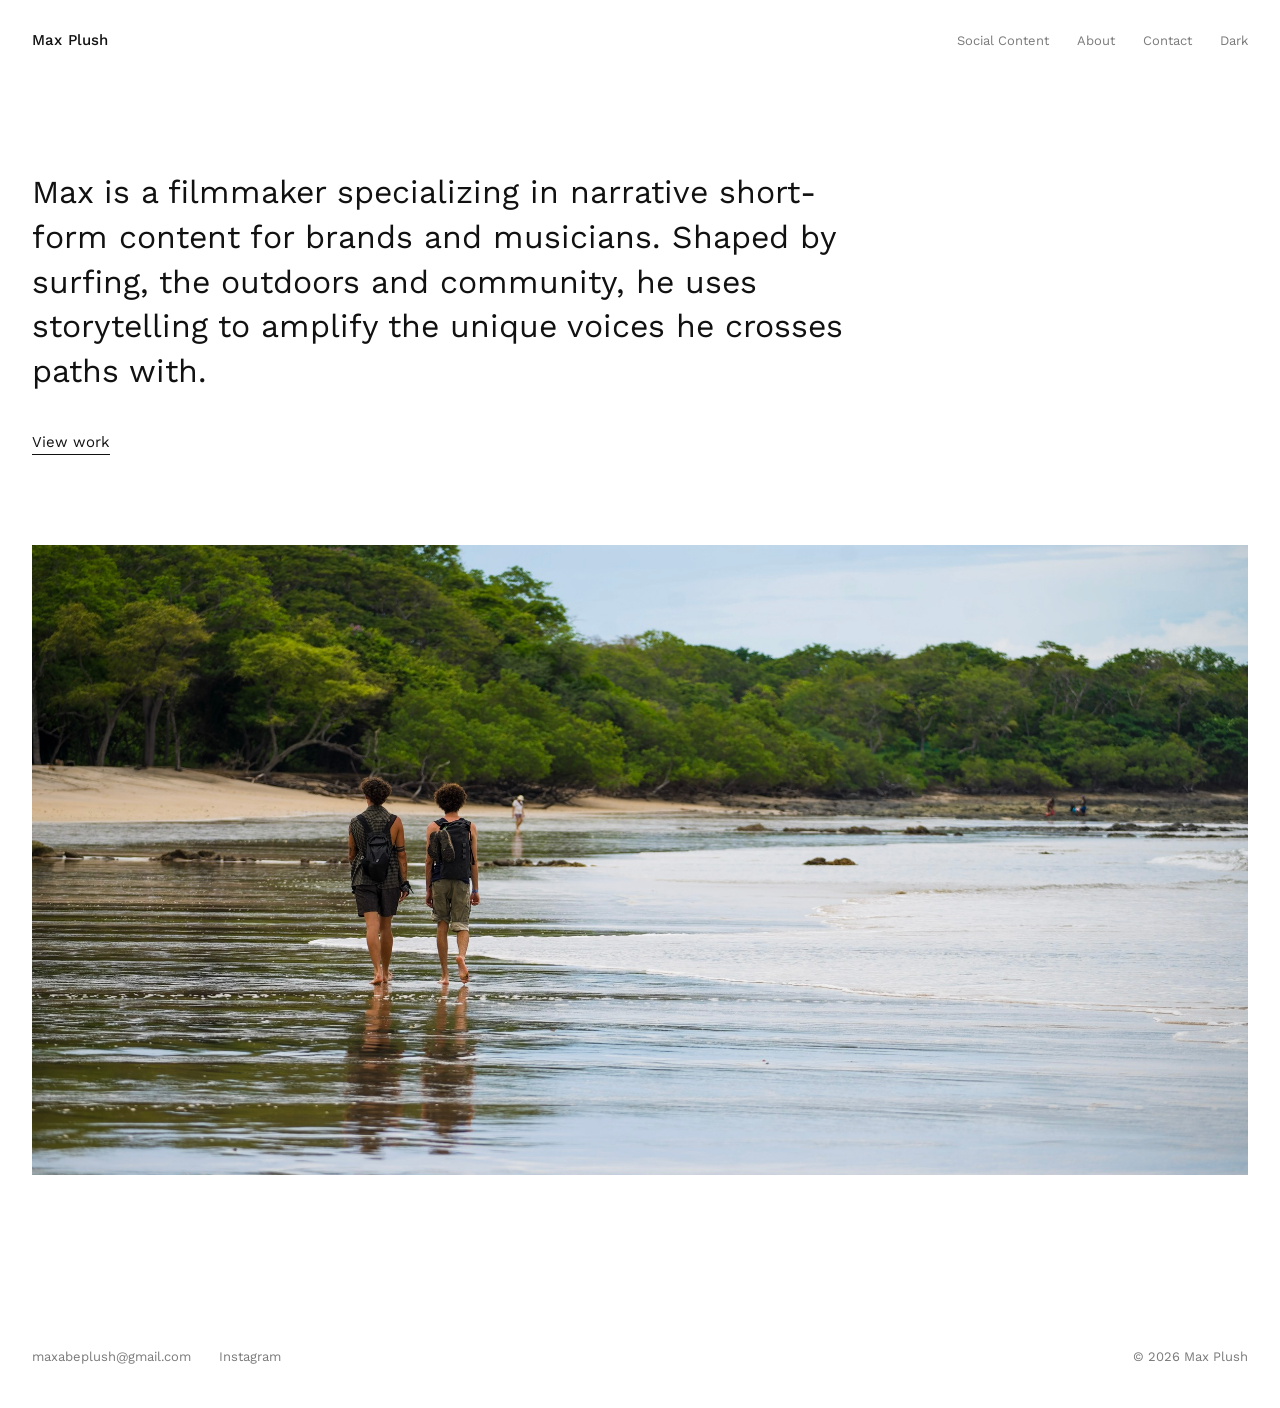
<file: index.html>
<!doctype html>
<html lang="en">
<head>
<meta charset="utf-8">
<meta name="viewport" content="width=device-width, initial-scale=1">
<title>Max Plush — Filmmaker</title>
<meta name="description" content="Max Plush is a filmmaker specializing in narrative short-form content for brands and musicians.">
<meta property="og:title" content="Max Plush — Filmmaker">
<meta property="og:description" content="Narrative short-form social content.">
<meta property="og:image" content="https://maxplushfilms.com/images/social/home.jpg">
<link rel="preconnect" href="https://fonts.googleapis.com">
<link rel="preconnect" href="https://fonts.gstatic.com" crossorigin>
<link href="https://fonts.googleapis.com/css2?family=Work+Sans:wght@400;500&amp;display=swap" rel="stylesheet">
<link rel="stylesheet" href="styles.css">
<script>try{var t=localStorage.getItem("theme");if(t)document.documentElement.dataset.theme=t}catch(e){}</script>
</head>
<body>

<header class="site-header">
<a class="logo" href="index.html">Max Plush</a>
<nav class="site-nav">
<a href="social.html">Social Content</a>
<a href="about.html">About</a>
<a href="contact.html">Contact</a>
<button class="theme-toggle" type="button">Dark</button>
</nav>
</header>

<main class="wrap">
<div class="home">
<p class="bio">Max is a filmmaker specializing in narrative short-form content for brands and musicians. Shaped by surfing, the outdoors and community, he uses storytelling to amplify the unique voices he crosses paths with.</p>
<a class="cta" href="social.html">View work</a>

<div class="home-image">
<img src="images/social/home.jpg" alt="Two friends with backpacks walking barefoot along a wet beach toward a jungle shoreline">
</div>
</div>
</main>

<footer class="site-footer">
<a href="mailto:maxabeplush@gmail.com">maxabeplush@gmail.com</a>
<a href="https://www.instagram.com/maxplushfilms/">Instagram</a>
<span class="copy">© 2026 Max Plush</span>
</footer>

<script src="theme.js"></script>
</body>
</html>
</file>
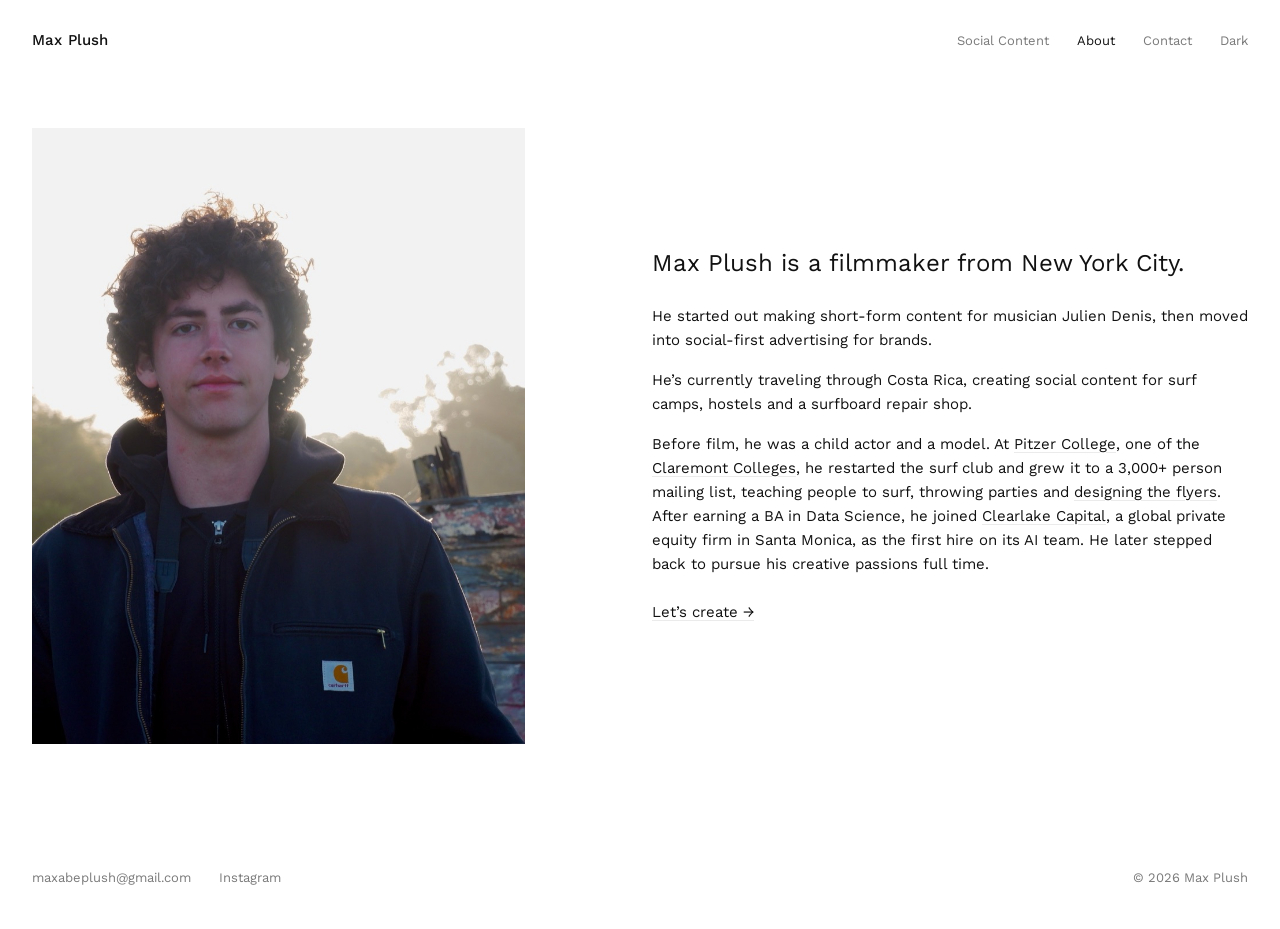
<file: about.html>
<!doctype html>
<html lang="en">
<head>
<meta charset="utf-8">
<meta name="viewport" content="width=device-width, initial-scale=1">
<title>About — Max Plush</title>
<meta name="description" content="Max Plush is a filmmaker and New York City native making narrative short-form content for musicians, brands and businesses.">
<link rel="preconnect" href="https://fonts.googleapis.com">
<link rel="preconnect" href="https://fonts.gstatic.com" crossorigin>
<link href="https://fonts.googleapis.com/css2?family=Work+Sans:wght@400;500&amp;display=swap" rel="stylesheet">
<link rel="stylesheet" href="styles.css">
<script>try{var t=localStorage.getItem("theme");if(t)document.documentElement.dataset.theme=t}catch(e){}</script>
</head>
<body>

<header class="site-header">
<a class="logo" href="index.html">Max Plush</a>
<nav class="site-nav">
<a href="social.html">Social Content</a>
<a href="about.html" aria-current="page">About</a>
<a href="contact.html">Contact</a>
<button class="theme-toggle" type="button">Dark</button>
</nav>
</header>

<main class="wrap">
<div class="about">
<img src="images/max-profile.jpg" alt="Max Plush at golden hour in a dark work jacket" style="object-position: 38% center">
<div class="about-text">
<h1 class="lead">Max Plush is a filmmaker from New York City.</h1>
<p>He started out making short-form content for musician Julien Denis, then moved into social-first advertising for brands.</p>
<p>He’s currently traveling through Costa Rica, creating social content for surf camps, hostels and a surfboard repair shop.</p>
<p>Before film, he was a child actor and a model. At <a href="https://www.pitzer.edu/" target="_blank" rel="noopener">Pitzer College</a>, one of the <a href="https://claremont.edu/" target="_blank" rel="noopener">Claremont Colleges</a>, he restarted the surf club and grew it to a 3,000+ person mailing list, teaching people to surf, throwing parties and <a href="flyers.html">designing the flyers</a>. After earning a BA in Data Science, he joined <a href="https://clearlake.com/" target="_blank" rel="noopener">Clearlake Capital</a>, a global private equity firm in Santa Monica, as the first hire on its AI team. He later stepped back to pursue his creative passions full time.</p>
<p><a href="contact.html">Let’s create →</a></p>
</div>
</div>
</main>

<footer class="site-footer">
<a href="mailto:maxabeplush@gmail.com">maxabeplush@gmail.com</a>
<a href="https://www.instagram.com/maxplushfilms/">Instagram</a>
<span class="copy">© 2026 Max Plush</span>
</footer>

<script src="theme.js"></script>
</body>
</html>
</file>
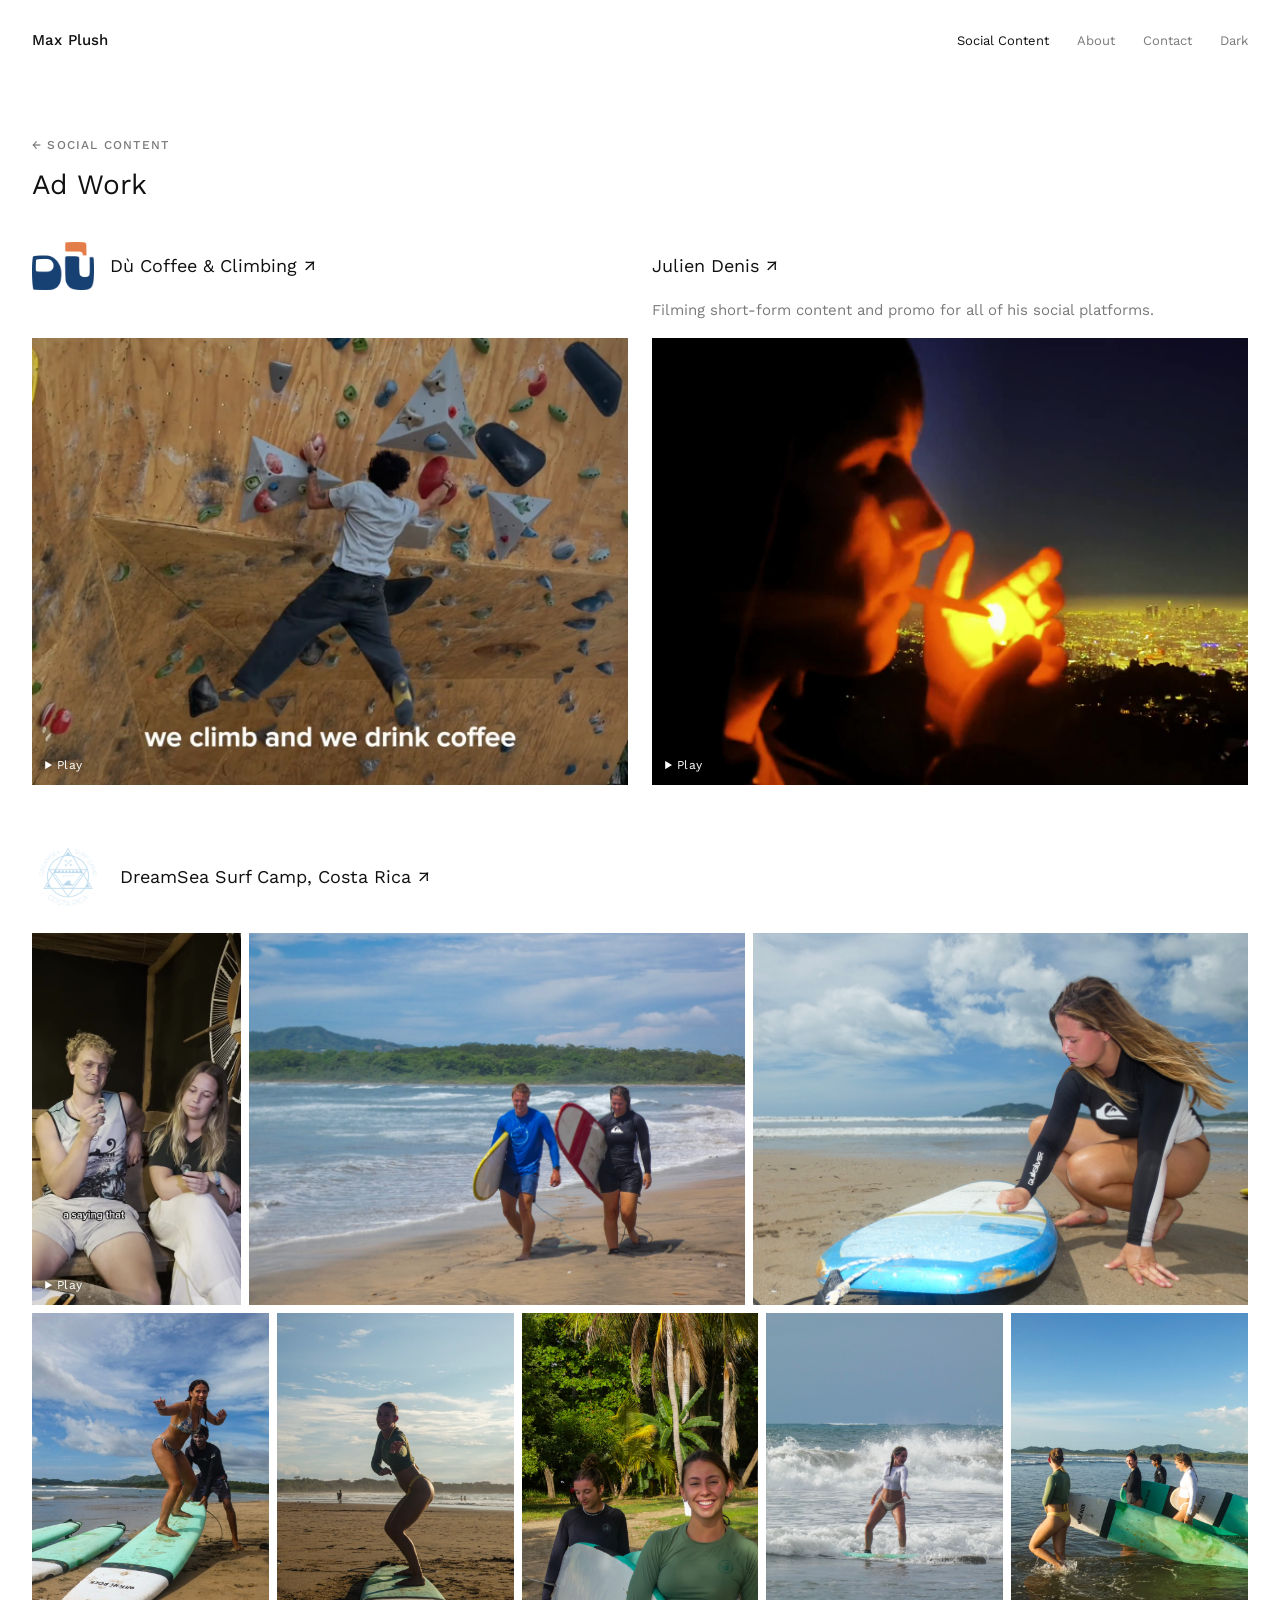
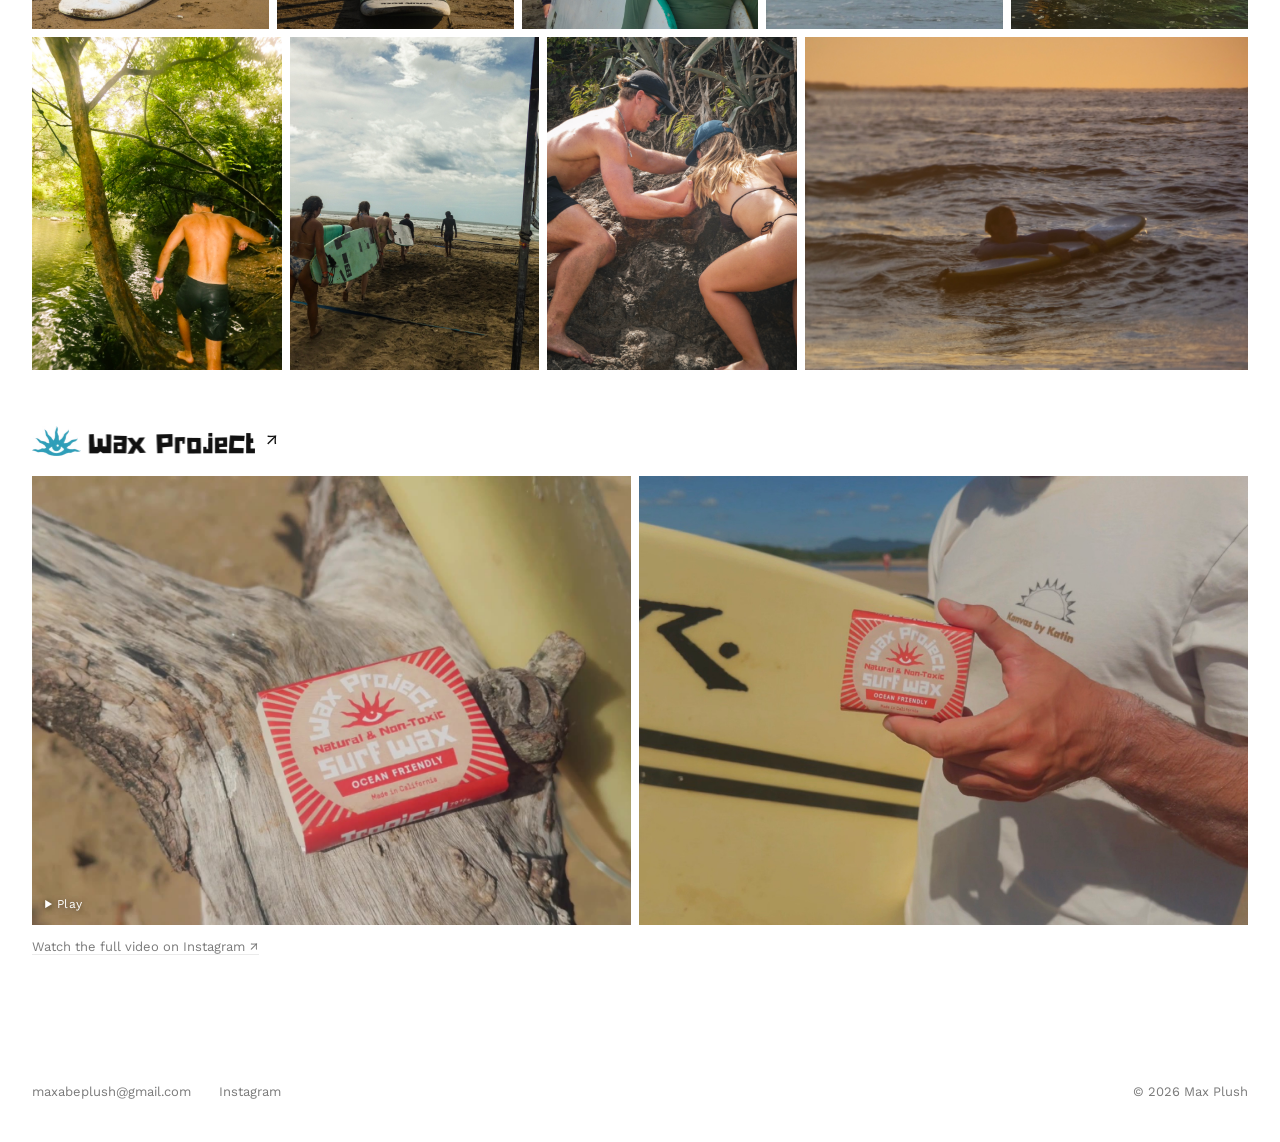
<file: ad-work.html>
<!doctype html>
<html lang="en">
<head>
<meta charset="utf-8">
<meta name="viewport" content="width=device-width, initial-scale=1">
<title>Ad Work — Max Plush</title>
<meta name="description" content="Social ad work by Max Plush for surf camps, hostels, climbing gyms and more.">
<link rel="preconnect" href="https://fonts.googleapis.com">
<link rel="preconnect" href="https://fonts.gstatic.com" crossorigin>
<link href="https://fonts.googleapis.com/css2?family=Work+Sans:wght@400;500&amp;display=swap" rel="stylesheet">
<link rel="stylesheet" href="styles.css">
<script>try{var t=localStorage.getItem("theme");if(t)document.documentElement.dataset.theme=t}catch(e){}</script>
</head>
<body>

<header class="site-header">
<a class="logo" href="index.html">Max Plush</a>
<nav class="site-nav">
<a href="social.html" aria-current="page">Social Content</a>
<a href="about.html">About</a>
<a href="contact.html">Contact</a>
<button class="theme-toggle" type="button">Dark</button>
</nav>
</header>

<main class="wrap">
<div class="intro">
<a class="label" href="social.html">← Social Content</a>
<h1>Ad Work</h1>
</div>

<!--
  One tile per video. The tag text sits over the bottom of the tile:
  <a class="clip" href="https://media.maxplushfilms.com/videos/ads/name.mp4" data-lightbox data-video="https://media.maxplushfilms.com/videos/ads/name.mp4" data-poster="videos/ads/name.jpg">
  <img loading="lazy" src="videos/ads/name.jpg" alt="Short description">
  <span class="tag"><span>DreamSea Surf Camp</span><span>Title</span></span>
  </a>
  Videos show above the photo sets.
-->
<div class="clips" data-gallery></div>

<div class="pair">
<section class="set-block">
<a class="client" href="https://duclimbing.com/" target="_blank" rel="noopener">
<img class="mark" src="images/clients/du.png" alt="Dù logo">
<h2 class="set-title">Dù Coffee &amp; Climbing ↗</h2>
</a>
<div class="set" data-gallery>
<a class="wide play" href="https://media.maxplushfilms.com/videos/ads/du-climbing.mp4" data-lightbox data-video="https://media.maxplushfilms.com/videos/ads/du-climbing.mp4" data-poster="videos/ads/du-climbing-poster.jpg" style="--r: 1.333"><img loading="lazy" src="videos/ads/du-climbing-poster.jpg" alt="Climber reaching for holds on Dù's bouldering wall"></a>
</div>
</section>

<section class="set-block">
<a class="client" href="https://linktr.ee/juliendenis" target="_blank" rel="noopener">
<h2 class="set-title">Julien Denis ↗</h2>
</a>
<p class="set-lede">Filming short-form content and promo for all of his social platforms.</p>
<div class="set" data-gallery>
<a class="wide play" href="https://media.maxplushfilms.com/videos/ads/julien-denis.mp4" data-lightbox data-video="https://media.maxplushfilms.com/videos/ads/julien-denis.mp4" data-poster="videos/ads/julien-denis-poster.jpg" style="--r: 1.333"><img loading="lazy" src="videos/ads/julien-denis-poster.jpg" alt="Julien Denis lighting a cigarette above the city lights at night"></a>
</div>
</section>
</div>

<section class="set-block">
<a class="client" href="https://dreamseacostarica.com/" target="_blank" rel="noopener">
<img src="images/clients/dreamsea.png" alt="DreamSea Surf Camp logo">
<h2 class="set-title">DreamSea Surf Camp, Costa Rica ↗</h2>
</a>
<div data-gallery>
<div class="set">
<a class="play" href="https://media.maxplushfilms.com/videos/ads/dreamsea.mp4" data-lightbox data-video="https://media.maxplushfilms.com/videos/ads/dreamsea.mp4" data-poster="videos/ads/dreamsea-poster.jpg" style="--r: 0.5625"><img loading="lazy" src="videos/ads/dreamsea-poster.jpg" alt="Rienk and Marissa sitting together on a bench at night during their interview"></a>
<a class="wide" href="images/social/rienk-marissa-1.jpg" data-lightbox style="--r: 1.333"><img loading="lazy" src="images/social/rienk-marissa-1.jpg" alt="Two surfers walking up the beach with their boards"></a>
<a class="wide" href="images/social/rienk-marissa-2.jpg" data-lightbox style="--r: 1.333"><img loading="lazy" src="images/social/rienk-marissa-2.jpg" alt="Surfer crouched on the sand waxing her board"></a>
</div>
<div class="set">
<a href="images/social/surf-girls-1.jpg" data-lightbox style="--r: 0.75"><img loading="lazy" src="images/social/surf-girls-1.jpg" alt="Laughing student practicing her pop-up on a board on the sand, instructor behind her"></a>
<a href="images/social/surf-girls-2.jpg" data-lightbox style="--r: 0.75"><img loading="lazy" src="images/social/surf-girls-2.jpg" alt="Student crouched in surf stance on a board on the beach at golden hour"></a>
<a href="images/social/surf-girls-3.jpg" data-lightbox style="--r: 0.75"><img loading="lazy" src="images/social/surf-girls-3.jpg" alt="Two surfers walking with boards under palm trees, one smiling at the camera"></a>
<a href="images/social/surf-girls-4.jpg" data-lightbox style="--r: 0.75"><img loading="lazy" src="images/social/surf-girls-4.jpg" alt="Surfer in a white top riding whitewater"></a>
<a href="images/social/surf-girls-5.jpg" data-lightbox style="--r: 0.75"><img loading="lazy" src="images/social/surf-girls-5.jpg" alt="Group wading out into calm water carrying soft-top boards"></a>
</div>
<div class="set">
<a href="images/social/cinematic-1.jpg" data-lightbox style="--r: 0.75"><img loading="lazy" src="images/social/cinematic-1.jpg" alt="Man stepping barefoot along a jungle riverbank under hanging branches"></a>
<a href="images/social/cinematic-2.jpg" data-lightbox style="--r: 0.75"><img loading="lazy" src="images/social/cinematic-2.jpg" alt="Surfers walking across the sand toward the ocean under a big cloudy sky"></a>
<a href="images/social/up-close-1.jpg" data-lightbox style="--r: 0.75"><img loading="lazy" src="images/social/up-close-1.jpg" alt="Two friends in caps climbing a rock face together"></a>
<a class="wide" href="images/social/up-close-2.jpg" data-lightbox style="--r: 1.333"><img loading="lazy" src="images/social/up-close-2.jpg" alt="Surfer resting on a board in the water at golden hour"></a>
</div>
</div>
</section>

<section class="set-block">
<a class="client" href="https://waxproject.co/" target="_blank" rel="noopener">
<h2 class="set-title"><img class="wordmark only-light" src="images/clients/wax-project.png" alt="Wax Project"><img class="wordmark only-dark" src="images/clients/wax-project-dark.png" alt="Wax Project"> ↗</h2>
</a>
<div class="set" data-gallery>
<a class="wide play" href="https://media.maxplushfilms.com/videos/ads/wax-project.mp4" data-lightbox data-video="https://media.maxplushfilms.com/videos/ads/wax-project.mp4" data-poster="videos/ads/wax-project-poster.jpg" style="--r: 1.333"><img loading="lazy" src="videos/ads/wax-project-poster.jpg" alt="Wax Project surf wax resting on driftwood beside a surfboard"></a>
<a class="wide" href="images/social/wax-project-1.jpg" data-lightbox style="--r: 1.357"><img loading="lazy" src="images/social/wax-project-1.jpg" alt="Hand holding up a bar of Wax Project surf wax in front of a surfboard"></a>
</div>
<p class="set-note"><a href="https://www.instagram.com/p/DfGU_hxpM2d/" target="_blank" rel="noopener">Watch the full video on Instagram ↗</a></p>
</section>
</main>

<footer class="site-footer">
<a href="mailto:maxabeplush@gmail.com">maxabeplush@gmail.com</a>
<a href="https://www.instagram.com/maxplushfilms/">Instagram</a>
<span class="copy">© 2026 Max Plush</span>
</footer>

<script src="lightbox.js"></script>
<script src="preview.js"></script>
<script src="theme.js"></script>
</body>
</html>
</file>
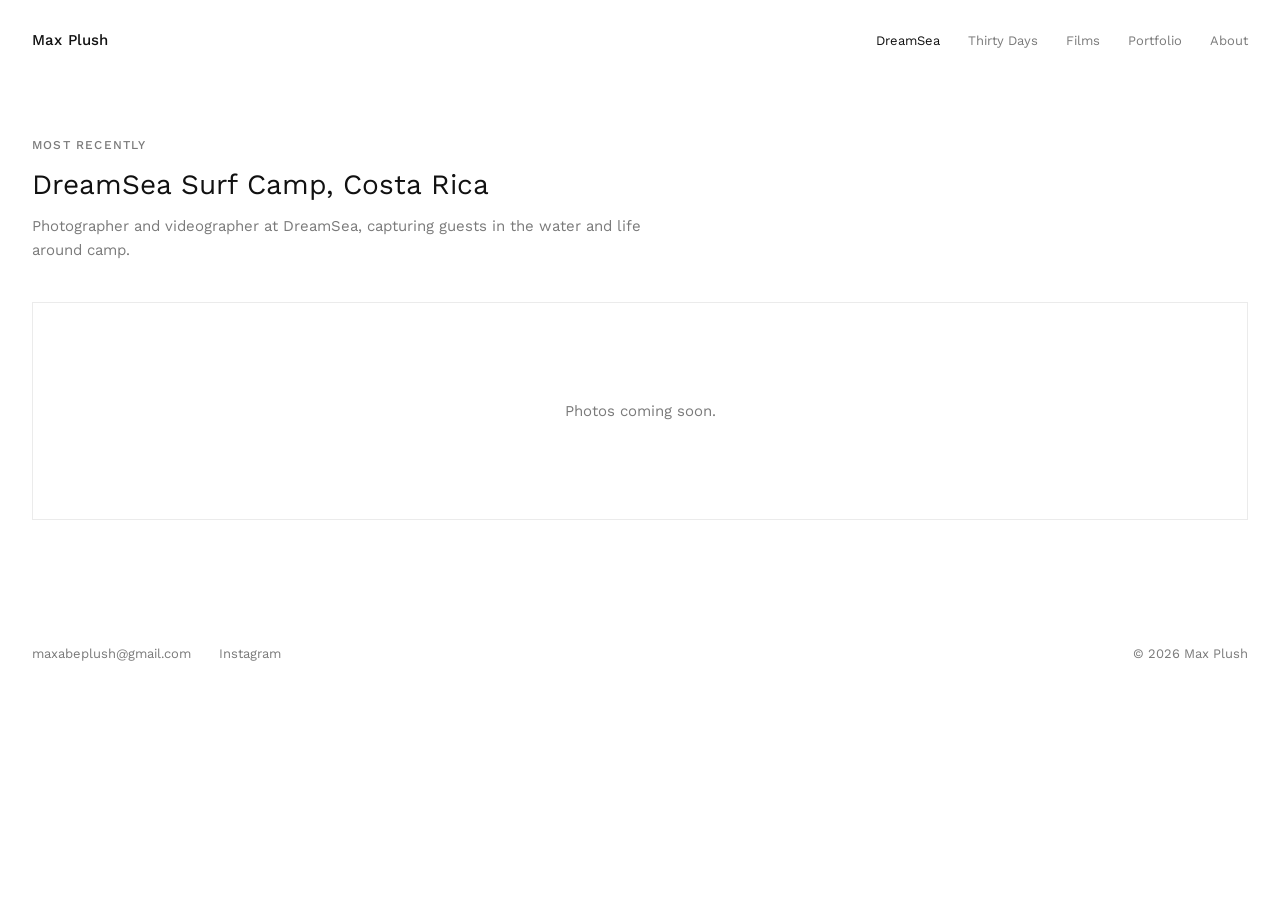
<file: dreamsea.html>
<!doctype html>
<html lang="en">
<head>
<meta charset="utf-8">
<meta name="viewport" content="width=device-width, initial-scale=1">
<title>DreamSea Surf Camp — Max Plush</title>
<meta name="description" content="Photos and video by Max Plush from DreamSea Surf Camp, Costa Rica.">
<link rel="preconnect" href="https://fonts.googleapis.com">
<link rel="preconnect" href="https://fonts.gstatic.com" crossorigin>
<link href="https://fonts.googleapis.com/css2?family=Work+Sans:wght@400;500&amp;display=swap" rel="stylesheet">
<link rel="stylesheet" href="styles.css">
</head>
<body>

<header class="site-header">
<a class="logo" href="index.html">Max Plush</a>
<nav class="site-nav">
<a href="dreamsea.html" aria-current="page">DreamSea</a>
<a href="thirty-days.html">Thirty Days</a>
<a href="films.html">Films</a>
<a href="portfolio.html">Portfolio</a>
<a href="about.html">About</a>
</nav>
</header>

<main class="wrap">
<div class="intro">
<span class="label">Most recently</span>
<h1>DreamSea Surf Camp, Costa Rica</h1>
<p>Photographer and videographer at DreamSea, capturing guests in the water and life around camp.</p>
</div>

<!--
  Add photos as links so they open in the lightbox, e.g.
  <a href="images/dreamsea/01.jpg" data-lightbox><img loading="lazy" src="images/dreamsea/01.jpg" alt="..."></a>
  Then delete the empty-note paragraph below.
-->
<div class="gallery" data-gallery>
</div>
<p class="empty-note">Photos coming soon.</p>
</main>

<footer class="site-footer">
<a href="mailto:maxabeplush@gmail.com">maxabeplush@gmail.com</a>
<a href="https://www.instagram.com/maxplushfilms/">Instagram</a>
<span class="copy">© 2026 Max Plush</span>
</footer>

<script src="lightbox.js"></script>
</body>
</html>
</file>
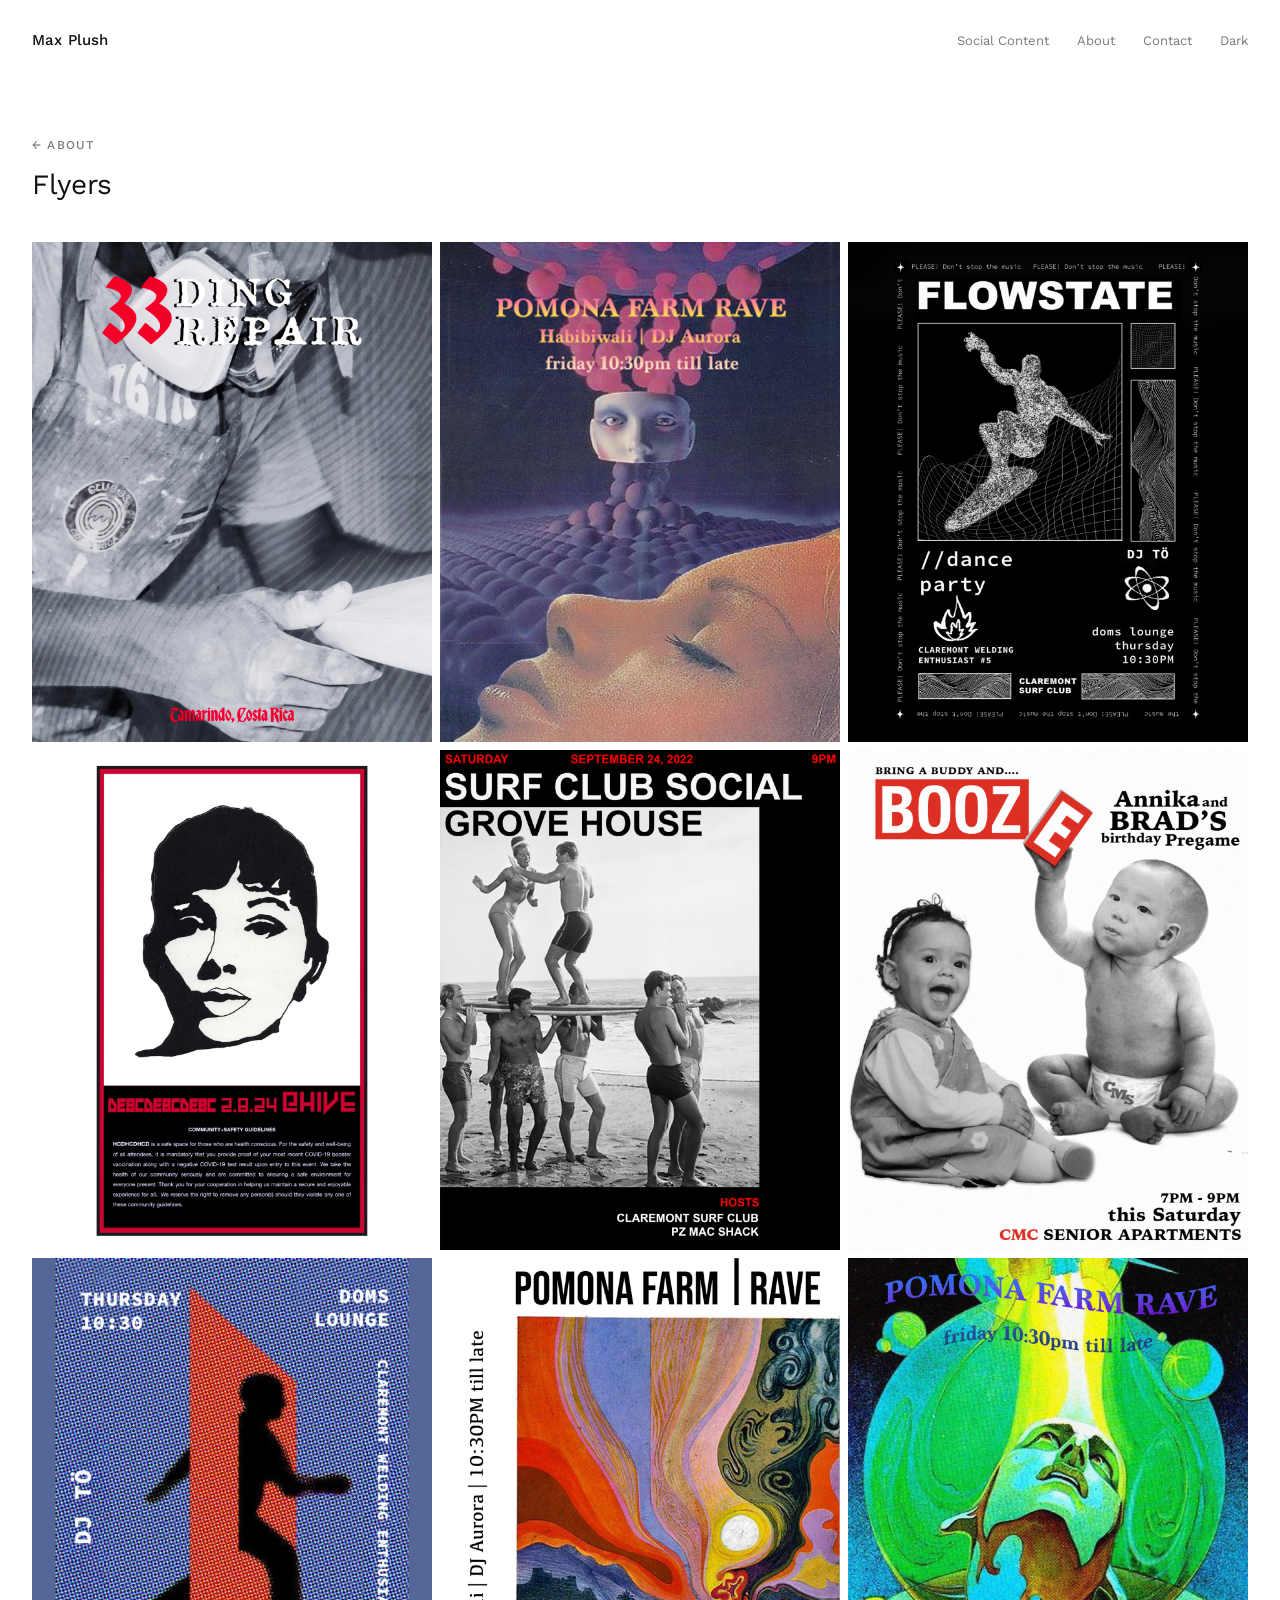
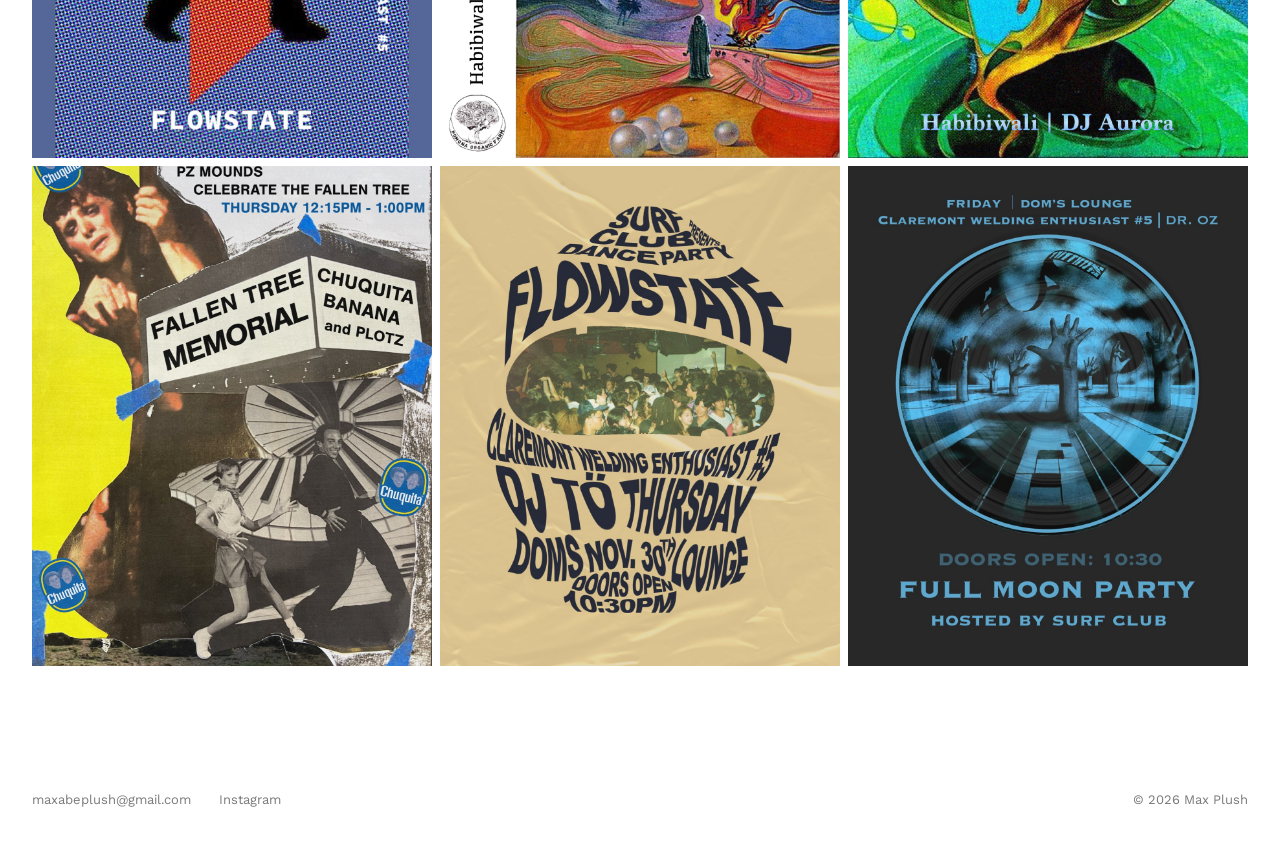
<file: flyers.html>
<!doctype html>
<html lang="en">
<head>
<meta charset="utf-8">
<meta name="viewport" content="width=device-width, initial-scale=1">
<title>Flyers — Max Plush</title>
<meta name="description" content="Party flyers Max Plush designed for the surf club he restarted at Pitzer College.">
<link rel="preconnect" href="https://fonts.googleapis.com">
<link rel="preconnect" href="https://fonts.gstatic.com" crossorigin>
<link href="https://fonts.googleapis.com/css2?family=Work+Sans:wght@400;500&amp;display=swap" rel="stylesheet">
<link rel="stylesheet" href="styles.css">
<script>try{var t=localStorage.getItem("theme");if(t)document.documentElement.dataset.theme=t}catch(e){}</script>
</head>
<body>

<header class="site-header">
<a class="logo" href="index.html">Max Plush</a>
<nav class="site-nav">
<a href="social.html">Social Content</a>
<a href="about.html">About</a>
<a href="contact.html">Contact</a>
<button class="theme-toggle" type="button">Dark</button>
</nav>
</header>

<main class="wrap">
<div class="intro">
<a class="label" href="about.html">← About</a>
<h1>Flyers</h1>
</div>

<div class="flyers" data-gallery>
<a class="flyer" href="images/design/33-ding-repair.jpg" data-lightbox>
<img loading="lazy" src="images/design/33-ding-repair.jpg" alt="33 Ding Repair flyer, Tamarindo, Costa Rica">
</a>
<a class="flyer" href="images/design/pomona-farm-rave-3.jpg" data-lightbox>
<img loading="lazy" src="images/design/pomona-farm-rave-3.jpg" alt="Pomona Farm Rave flyer with a surreal face and dreamscape">
</a>
<a class="flyer" href="images/design/flowstate-dance-party.jpg" data-lightbox>
<img loading="lazy" src="images/design/flowstate-dance-party.jpg" alt="Flowstate dance party flyer with a wireframe surfer">
</a>
<a class="flyer" href="images/design/hive.jpg" data-lightbox>
<img loading="lazy" src="images/design/hive.jpg" alt="Hive flyer with a black and white portrait illustration">
</a>
<a class="flyer" href="images/design/surf-club-social.jpg" data-lightbox>
<img loading="lazy" src="images/design/surf-club-social.jpg" alt="Surf Club Social flyer with vintage beach photo of surfers">
</a>
<a class="flyer" href="images/design/booze-pregame.jpg" data-lightbox>
<img loading="lazy" src="images/design/booze-pregame.jpg" alt="Birthday pregame flyer with two babies spelling BOOZE">
</a>
<a class="flyer" href="images/design/flowstate-blue.jpg" data-lightbox>
<img loading="lazy" src="images/design/flowstate-blue.jpg" alt="Flowstate flyer: a figure walking through a red doorway on blue halftone">
</a>
<a class="flyer" href="images/design/pomona-farm-rave-2.jpg" data-lightbox>
<img loading="lazy" src="images/design/pomona-farm-rave-2.jpg" alt="Pomona Farm Rave flyer in greens and blues">
</a>
<a class="flyer" href="images/design/pomona-farm-rave.jpg" data-lightbox>
<img loading="lazy" src="images/design/pomona-farm-rave.jpg" alt="Pomona Farm Rave flyer with a psychedelic landscape painting">
</a>
<a class="flyer" href="images/design/fallen-tree.jpg" data-lightbox>
<img loading="lazy" src="images/design/fallen-tree.jpg" alt="Fallen Tree Memorial collage flyer">
</a>
<a class="flyer" href="images/design/flowstate-thursday.jpg" data-lightbox>
<img loading="lazy" src="images/design/flowstate-thursday.jpg" alt="Flowstate flyer with warped type over a crowd photo">
</a>
<a class="flyer" href="images/design/full-moon-party.jpg" data-lightbox>
<img loading="lazy" src="images/design/full-moon-party.jpg" alt="Full Moon Party flyer in blue, hosted by Surf Club">
</a>
</div>
</main>

<footer class="site-footer">
<a href="mailto:maxabeplush@gmail.com">maxabeplush@gmail.com</a>
<a href="https://www.instagram.com/maxplushfilms/">Instagram</a>
<span class="copy">© 2026 Max Plush</span>
</footer>

<script src="lightbox.js"></script>
<script src="theme.js"></script>
</body>
</html>
</file>
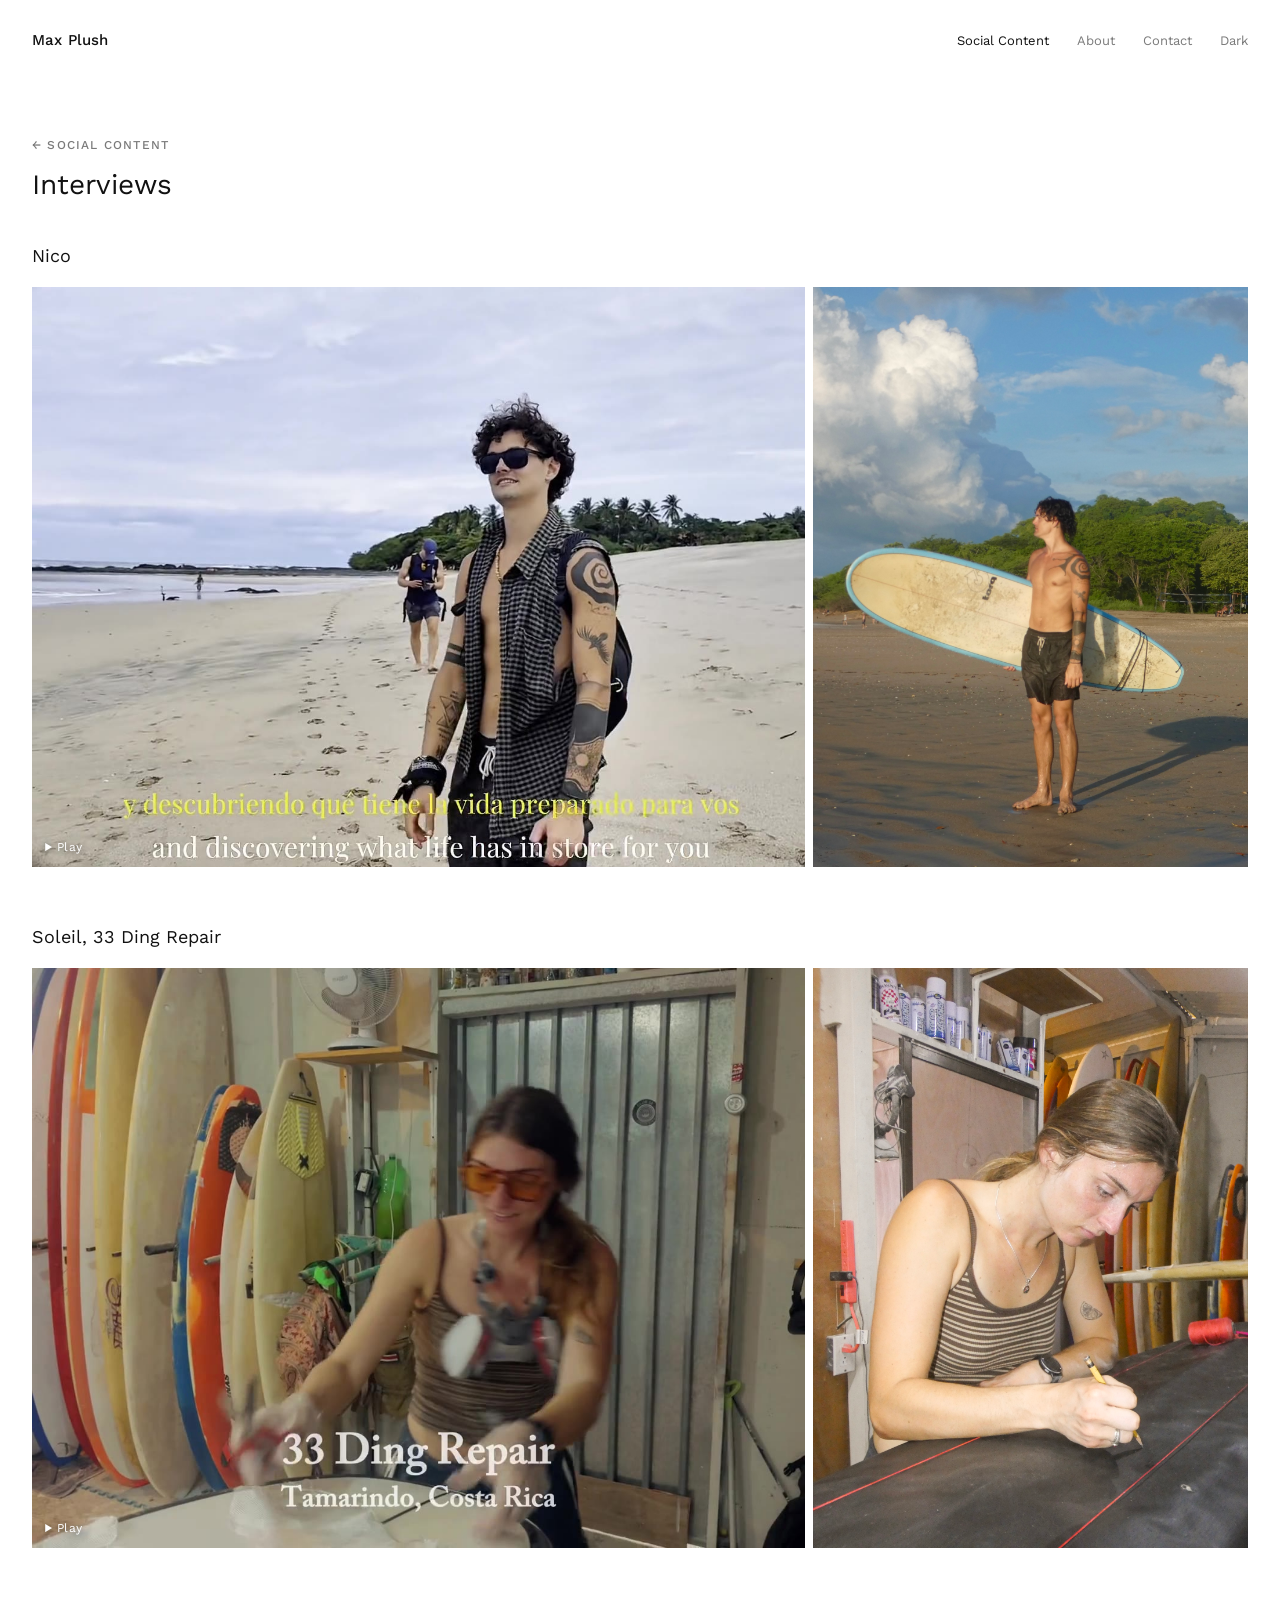
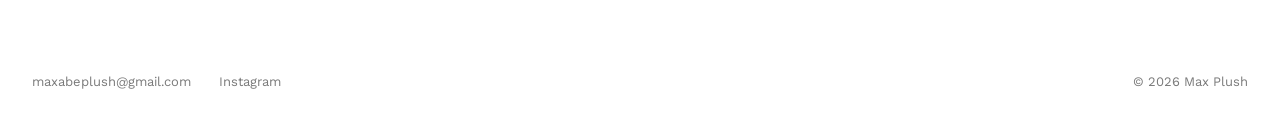
<file: interviews.html>
<!doctype html>
<html lang="en">
<head>
<meta charset="utf-8">
<meta name="viewport" content="width=device-width, initial-scale=1">
<title>Interviews — Max Plush</title>
<meta name="description" content="Interview-led social content by Max Plush.">
<link rel="preconnect" href="https://fonts.googleapis.com">
<link rel="preconnect" href="https://fonts.gstatic.com" crossorigin>
<link href="https://fonts.googleapis.com/css2?family=Work+Sans:wght@400;500&amp;display=swap" rel="stylesheet">
<link rel="stylesheet" href="styles.css">
<script>try{var t=localStorage.getItem("theme");if(t)document.documentElement.dataset.theme=t}catch(e){}</script>
</head>
<body>

<header class="site-header">
<a class="logo" href="index.html">Max Plush</a>
<nav class="site-nav">
<a href="social.html" aria-current="page">Social Content</a>
<a href="about.html">About</a>
<a href="contact.html">Contact</a>
<button class="theme-toggle" type="button">Dark</button>
</nav>
</header>

<main class="wrap">
<div class="intro">
<a class="label" href="social.html">← Social Content</a>
<h1>Interviews</h1>
</div>

<!--
  One tile per video. The tag text sits over the bottom of the tile:
  <a class="clip" href="https://media.maxplushfilms.com/videos/interviews/name.mp4" data-lightbox data-video="https://media.maxplushfilms.com/videos/interviews/name.mp4" data-poster="videos/interviews/name.jpg">
  <img loading="lazy" src="videos/interviews/name.jpg" alt="Short description">
  <span class="tag"><span>Client</span><span>Title</span></span>
  </a>
  Videos show above the photo sets.
-->
<div class="clips" data-gallery></div>

<section class="set-block">
<h2 class="set-title">Nico</h2>
<div class="set" data-gallery>
<a class="wide play" href="https://media.maxplushfilms.com/videos/nico.mp4" data-lightbox data-video="https://media.maxplushfilms.com/videos/nico.mp4" data-poster="videos/nico-poster.jpg" style="--r: 1.333"><img loading="lazy" src="videos/nico-poster.jpg" alt="Nico smiling on the beach in sunglasses and an open plaid shirt"></a>
<a href="images/social/nico-1.jpg" data-lightbox style="--r: 0.75"><img loading="lazy" src="images/social/nico-1.jpg" alt="Nico standing on the beach holding a longboard under his arm"></a>
</div>
</section>

<section class="set-block">
<h2 class="set-title">Soleil, 33 Ding Repair</h2>
<div class="set" data-gallery>
<a class="wide play" href="https://media.maxplushfilms.com/videos/soleil.mp4" data-lightbox data-video="https://media.maxplushfilms.com/videos/soleil.mp4" data-poster="videos/soleil-poster.jpg" style="--r: 1.333"><img loading="lazy" src="videos/soleil-poster.jpg" alt="Soleil at work in the 33 Ding Repair shop in Tamarindo"></a>
<a href="images/social/soleil-1.jpg" data-lightbox style="--r: 0.75"><img loading="lazy" src="images/social/soleil-1.jpg" alt="Soleil marking a line on a surfboard in the 33 Ding Repair shop"></a>
</div>
</section>
</main>

<footer class="site-footer">
<a href="mailto:maxabeplush@gmail.com">maxabeplush@gmail.com</a>
<a href="https://www.instagram.com/maxplushfilms/">Instagram</a>
<span class="copy">© 2026 Max Plush</span>
</footer>

<script src="lightbox.js"></script>
<script src="preview.js"></script>
<script src="theme.js"></script>
</body>
</html>
</file>
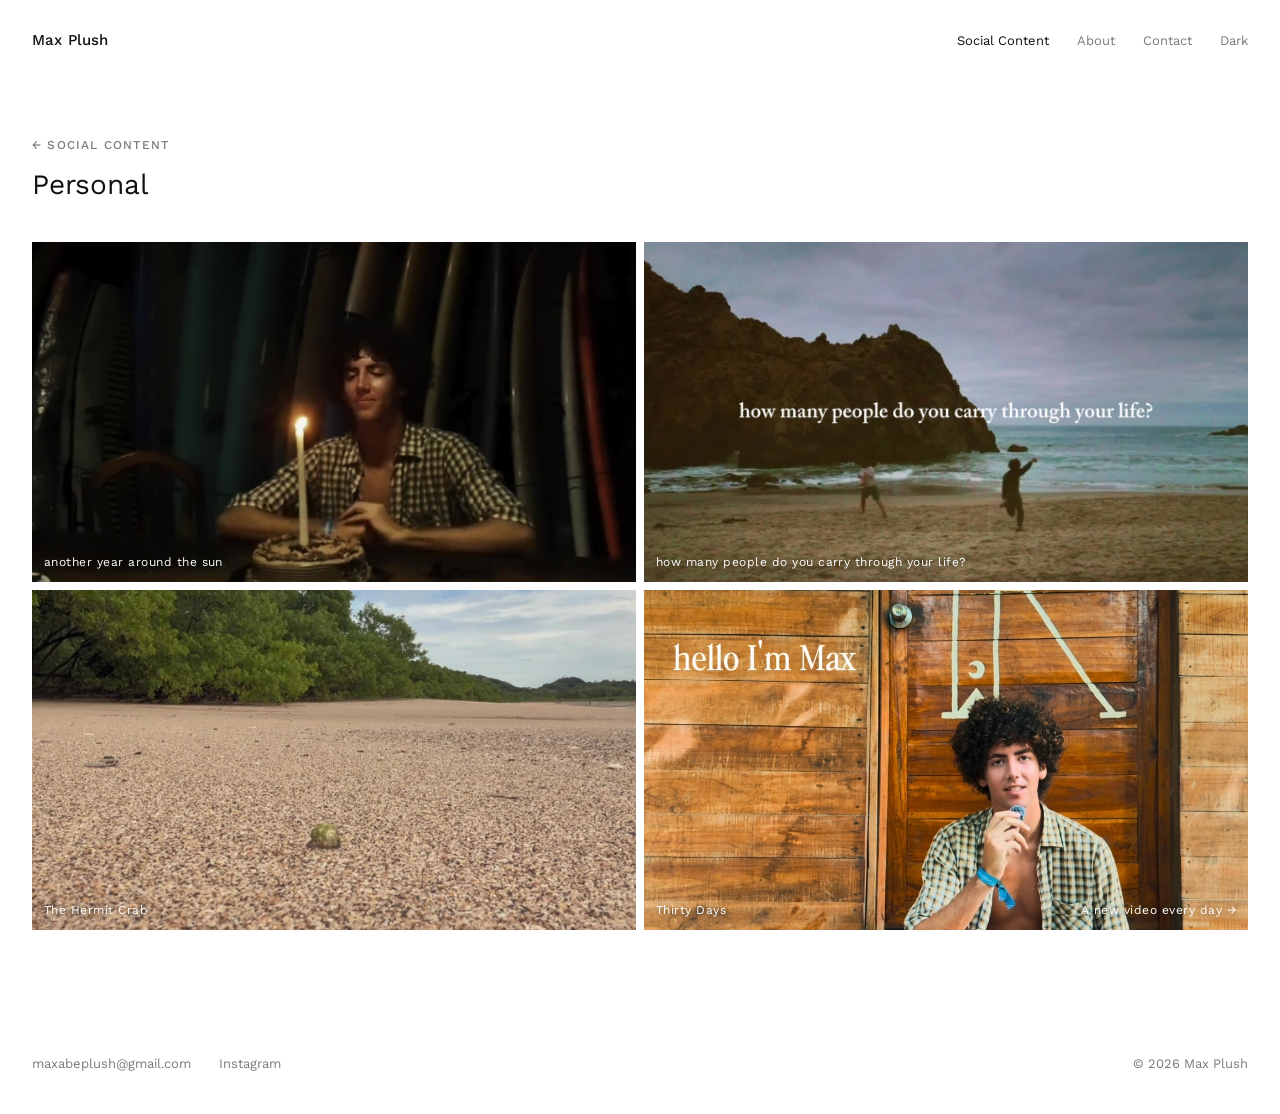
<file: personal.html>
<!doctype html>
<html lang="en">
<head>
<meta charset="utf-8">
<meta name="viewport" content="width=device-width, initial-scale=1">
<title>Personal — Max Plush</title>
<meta name="description" content="Personal films and projects by Max Plush.">
<link rel="preconnect" href="https://fonts.googleapis.com">
<link rel="preconnect" href="https://fonts.gstatic.com" crossorigin>
<link href="https://fonts.googleapis.com/css2?family=Work+Sans:wght@400;500&amp;display=swap" rel="stylesheet">
<link rel="stylesheet" href="styles.css">
<script>try{var t=localStorage.getItem("theme");if(t)document.documentElement.dataset.theme=t}catch(e){}</script>
</head>
<body>

<header class="site-header">
<a class="logo" href="index.html">Max Plush</a>
<nav class="site-nav">
<a href="social.html" aria-current="page">Social Content</a>
<a href="about.html">About</a>
<a href="contact.html">Contact</a>
<button class="theme-toggle" type="button">Dark</button>
</nav>
</header>

<main class="wrap">
<div class="intro">
<a class="label" href="social.html">← Social Content</a>
<h1>Personal</h1>
</div>

<div class="clips landscape" data-gallery>
<a class="clip" href="https://media.maxplushfilms.com/videos/birthday.mp4" data-lightbox data-video="https://media.maxplushfilms.com/videos/birthday.mp4" data-poster="videos/birthday-poster.jpg">
<img loading="lazy" src="videos/birthday-poster.jpg" alt="Max sitting behind a birthday cake with a single lit candle" style="object-position: center 30%">
<span class="tag"><span>another year around the sun</span></span>
</a>
<a class="clip" href="https://media.maxplushfilms.com/videos/arch.mp4" data-lightbox data-video="https://media.maxplushfilms.com/videos/arch.mp4" data-poster="videos/arch-poster.jpg">
<img loading="lazy" src="videos/arch-poster.jpg" alt="Two friends running on a moody beach below a rock arch">
<span class="tag"><span>how many people do you carry through your life?</span></span>
</a>
<a class="clip" href="https://media.maxplushfilms.com/videos/hermit-crab.mp4" data-lightbox data-video="https://media.maxplushfilms.com/videos/hermit-crab.mp4" data-poster="videos/hermit-crab-poster.jpg">
<img loading="lazy" src="videos/hermit-crab-poster.jpg" alt="A hermit crab in a green shell crossing the sand below a line of trees">
<span class="tag"><span>The Hermit Crab</span></span>
</a>
<a class="clip" href="thirty-days.html">
<img loading="lazy" src="videos/thirty-days-cover.jpg" alt="Max sitting on wooden steps saying hello to the camera" style="object-position: center top">
<span class="tag"><span>Thirty Days</span><span>A new video every day →</span></span>
</a>
</div>
</main>

<footer class="site-footer">
<a href="mailto:maxabeplush@gmail.com">maxabeplush@gmail.com</a>
<a href="https://www.instagram.com/maxplushfilms/">Instagram</a>
<span class="copy">© 2026 Max Plush</span>
</footer>

<script src="lightbox.js"></script>
<script src="preview.js"></script>
<script src="theme.js"></script>
</body>
</html>
</file>
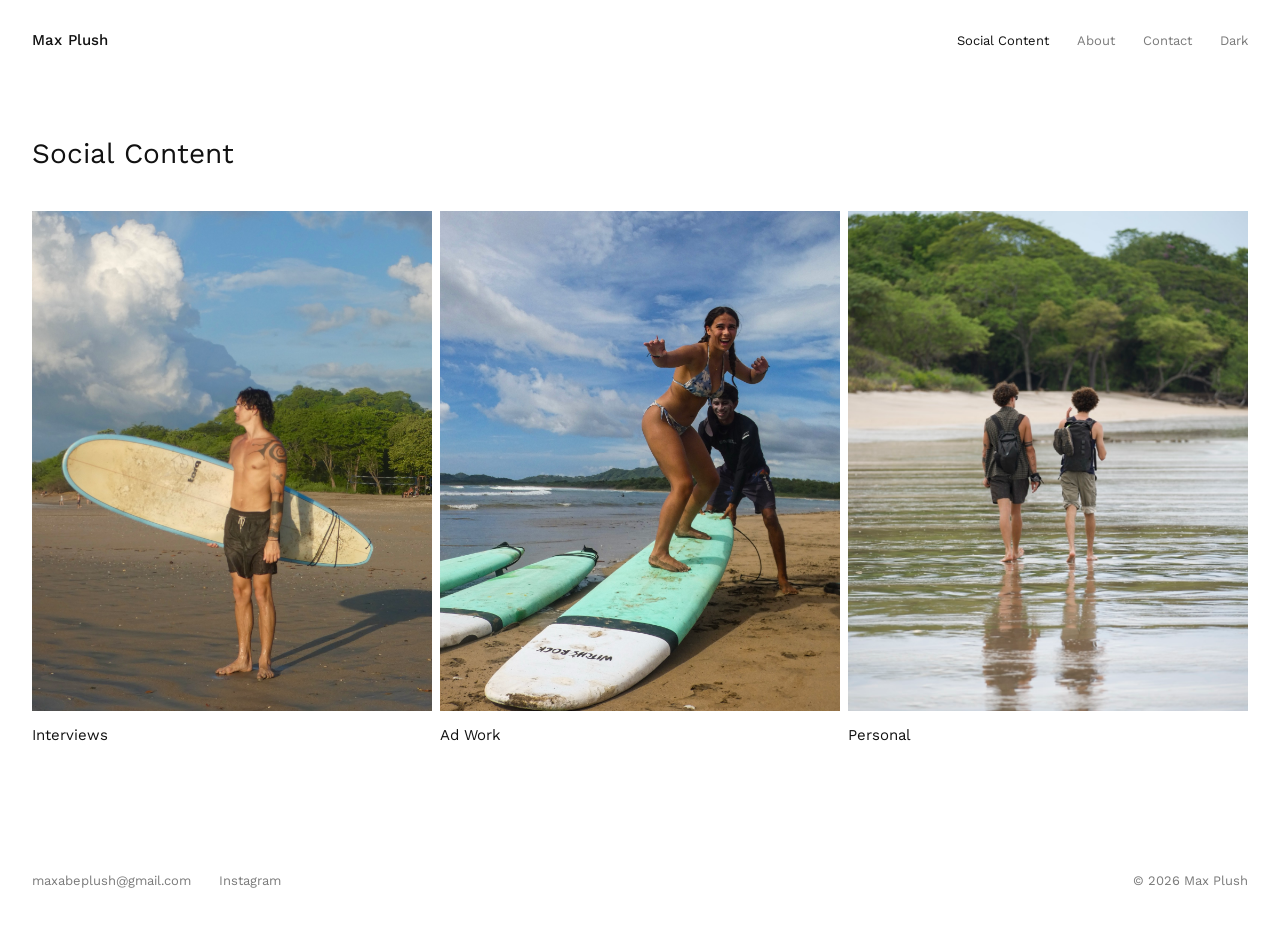
<file: social.html>
<!doctype html>
<html lang="en">
<head>
<meta charset="utf-8">
<meta name="viewport" content="width=device-width, initial-scale=1">
<title>Social Content — Max Plush</title>
<meta name="description" content="Social content by Max Plush: interviews, ad work, and personal projects.">
<link rel="preconnect" href="https://fonts.googleapis.com">
<link rel="preconnect" href="https://fonts.gstatic.com" crossorigin>
<link href="https://fonts.googleapis.com/css2?family=Work+Sans:wght@400;500&amp;display=swap" rel="stylesheet">
<link rel="stylesheet" href="styles.css">
<script>try{var t=localStorage.getItem("theme");if(t)document.documentElement.dataset.theme=t}catch(e){}</script>
</head>
<body>

<header class="site-header">
<a class="logo" href="index.html">Max Plush</a>
<nav class="site-nav">
<a href="social.html" aria-current="page">Social Content</a>
<a href="about.html">About</a>
<a href="contact.html">Contact</a>
<button class="theme-toggle" type="button">Dark</button>
</nav>
</header>

<main class="wrap">
<div class="intro">
<h1>Social Content</h1>
</div>

<div class="cards">
<a class="card" href="interviews.html">
<img src="images/social/nico-1.jpg" alt="">
<span>Interviews</span>
</a>
<a class="card" href="ad-work.html">
<img src="images/social/surf-girls-1.jpg" alt="">
<span>Ad Work</span>
</a>
<a class="card" href="personal.html">
<img src="images/social/personal-card.jpg" alt="">
<span>Personal</span>
</a>
</div>
</main>

<footer class="site-footer">
<a href="mailto:maxabeplush@gmail.com">maxabeplush@gmail.com</a>
<a href="https://www.instagram.com/maxplushfilms/">Instagram</a>
<span class="copy">© 2026 Max Plush</span>
</footer>

<script src="theme.js"></script>
</body>
</html>
</file>
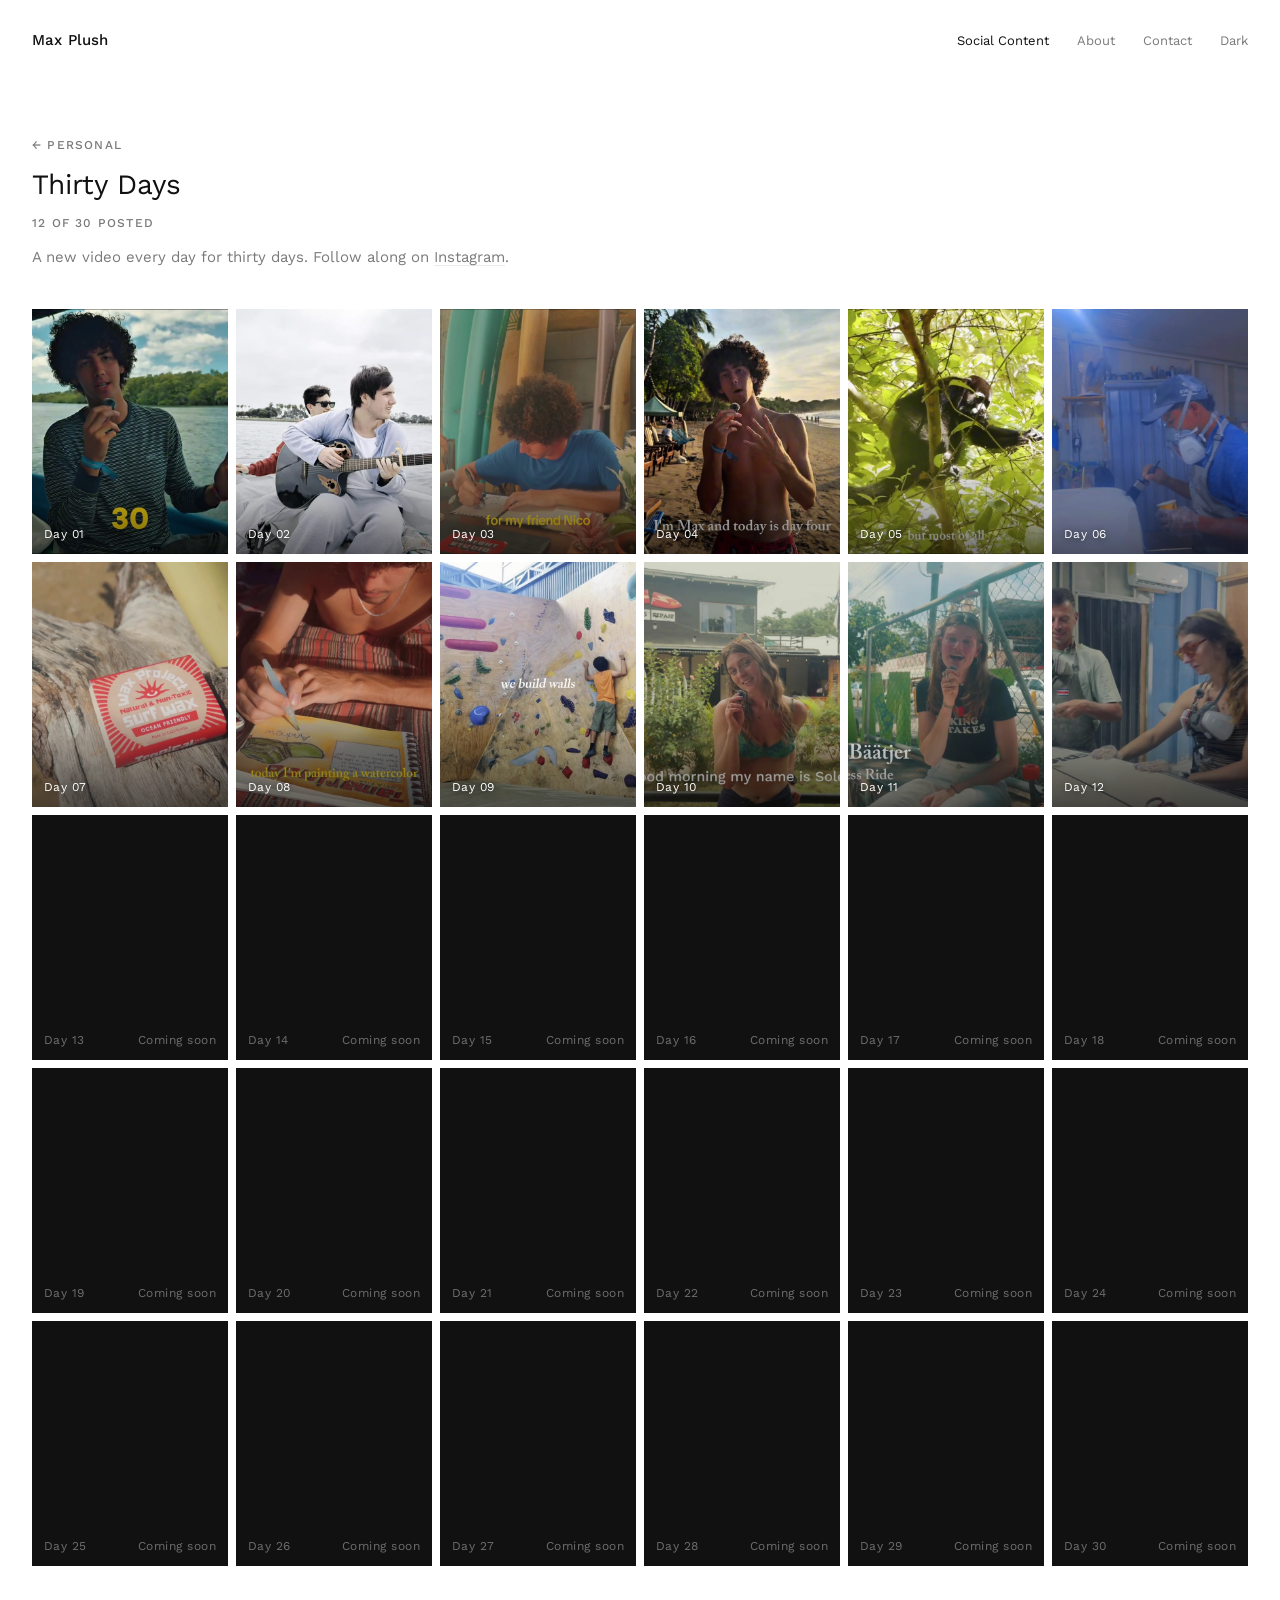
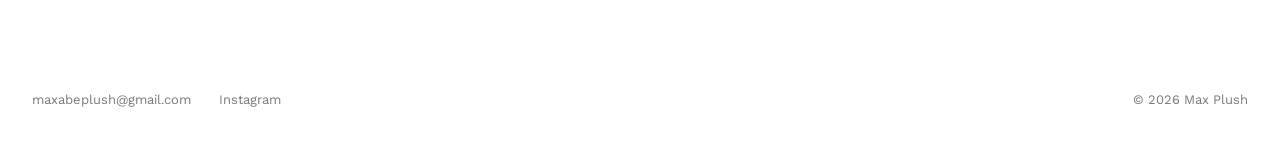
<file: thirty-days.html>
<!doctype html>
<html lang="en">
<head>
<meta charset="utf-8">
<meta name="viewport" content="width=device-width, initial-scale=1">
<title>Thirty Days — Max Plush</title>
<meta name="description" content="Thirty Days: Max Plush posts a new video every day for thirty days.">
<link rel="preconnect" href="https://fonts.googleapis.com">
<link rel="preconnect" href="https://fonts.gstatic.com" crossorigin>
<link href="https://fonts.googleapis.com/css2?family=Work+Sans:wght@400;500&amp;display=swap" rel="stylesheet">
<link rel="stylesheet" href="styles.css">
<script>try{var t=localStorage.getItem("theme");if(t)document.documentElement.dataset.theme=t}catch(e){}</script>
</head>
<body>

<header class="site-header">
<a class="logo" href="index.html">Max Plush</a>
<nav class="site-nav">
<a href="social.html" aria-current="page">Social Content</a>
<a href="about.html">About</a>
<a href="contact.html">Contact</a>
<button class="theme-toggle" type="button">Dark</button>
</nav>
</header>

<main class="wrap">
<div class="intro">
<a class="label" href="personal.html">← Personal</a>
<h1>Thirty Days</h1>
<span class="label" id="posted-count">0 of 30 posted</span>
<p>A new video every day for thirty days. Follow along on <a href="https://www.instagram.com/maxplushfilms/">Instagram</a>.</p>
</div>

<div class="calendar" id="calendar" data-gallery></div>
</main>

<footer class="site-footer">
<a href="mailto:maxabeplush@gmail.com">maxabeplush@gmail.com</a>
<a href="https://www.instagram.com/maxplushfilms/">Instagram</a>
<span class="copy">© 2026 Max Plush</span>
</footer>

<script src="thirty-days.js"></script>
<script src="lightbox.js"></script>
<script src="preview.js"></script>
<script src="theme.js"></script>
</body>
</html>
</file>
<file: styles.css>
:root {
  --bg: #fff;
  --fg: #111;
  --muted: #7a7a7a;
  --line: #ebebeb;
  --tile: #111;
  --gap: 8px;
  --pad: 32px;
  color-scheme: light;
}

/* Dark theme: follows the device setting unless the visitor picked light,
   or applies when they picked dark (theme.js sets data-theme). */
@media (prefers-color-scheme: dark) {
  :root:not([data-theme="light"]) {
    --bg: #0f0f0f;
    --fg: #ececec;
    --muted: #8c8c8c;
    --line: #262626;
    --tile: #1c1c1c;
    color-scheme: dark;
  }
}
:root[data-theme="dark"] {
  --bg: #0f0f0f;
  --fg: #ececec;
  --muted: #8c8c8c;
  --line: #262626;
  --tile: #1c1c1c;
  color-scheme: dark;
}

/* Logos that need a different version or backing in each theme. */
.only-dark { display: none !important; }
@media (prefers-color-scheme: dark) {
  :root:not([data-theme="light"]) .only-dark { display: inline !important; }
  :root:not([data-theme="light"]) .only-light { display: none !important; }
  :root:not([data-theme="light"]) .client img.mark { background: #fff; padding: 6px; }
}
:root[data-theme="dark"] .only-dark { display: inline !important; }
:root[data-theme="dark"] .only-light { display: none !important; }
:root[data-theme="dark"] .client img.mark { background: #fff; padding: 6px; }

.theme-toggle {
  padding: 0;
  border: 0;
  background: none;
  font: inherit;
  color: var(--muted);
  cursor: pointer;
}
.theme-toggle:hover { color: var(--fg); }

* { box-sizing: border-box; }

html { -webkit-text-size-adjust: 100%; }

body {
  margin: 0;
  background: var(--bg);
  color: var(--fg);
  font: 400 15px/1.6 'Work Sans', system-ui, sans-serif;
}

a { color: inherit; text-decoration: none; }
a:hover { color: var(--muted); }
p a { text-decoration: underline; text-underline-offset: 3px; text-decoration-color: var(--line); }

img, video { display: block; max-width: 100%; }

h1, p { margin: 0; }

.wrap {
  max-width: 1440px;
  margin: 0 auto;
  padding: 0 var(--pad);
}

/* Header */

.site-header {
  max-width: 1440px;
  margin: 0 auto;
  padding: 28px var(--pad);
  display: flex;
  justify-content: space-between;
  align-items: baseline;
  gap: 24px;
}

.logo { font-weight: 500; letter-spacing: 0.01em; }

.site-nav { display: flex; flex-wrap: wrap; justify-content: flex-end; gap: 8px 28px; font-size: 13px; }
.site-nav a { color: var(--muted); }
.site-nav a:hover,
.site-nav a[aria-current="page"] { color: var(--fg); }

/* Page intros */

.intro {
  padding: 56px 0 40px;
  max-width: 620px;
  display: flex;
  flex-direction: column;
  gap: 12px;
}

.intro h1 { font-size: 28px; font-weight: 400; line-height: 1.25; }
.intro p { color: var(--muted); }

.label {
  font-size: 12px;
  font-weight: 500;
  letter-spacing: 0.1em;
  text-transform: uppercase;
  color: var(--muted);
}
a.label:hover { color: var(--fg); }

.empty-note {
  padding: 96px 24px;
  border: 1px solid var(--line);
  text-align: center;
  color: var(--muted);
}

/* Home */

.home { padding: 10vh 0 48px; }

.home .bio {
  max-width: 820px;
  font-size: clamp(22px, 2.6vw, 32px);
  line-height: 1.4;
}

.home .cta {
  display: inline-block;
  margin-top: 36px;
  font-size: 15px;
  border-bottom: 1px solid var(--fg);
}
.home .cta:hover { border-color: var(--muted); }

.home-image { margin-top: 10vh; }
.home-image img { width: 100%; height: min(70vh, 760px); object-fit: cover; object-position: center 60%; }

/* About */

.about {
  padding-top: 48px;
  display: grid;
  grid-template-columns: repeat(12, minmax(0, 1fr));
  gap: 24px;
  align-items: center;
}
.about > img { grid-column: span 5; width: 100%; aspect-ratio: 4 / 5; object-fit: cover; }
.about-text { grid-column: 7 / span 6; display: flex; flex-direction: column; gap: 16px; max-width: 600px; }
.about-text .lead { margin: 0 0 8px; font-size: 24px; font-weight: 400; line-height: 1.3; }
.about-text p:last-child { margin-top: 8px; }

/* Contact */

.contact { padding: 10vh 0 24px; }
.contact h1 { font-size: clamp(40px, 6vw, 72px); font-weight: 400; line-height: 1.05; margin-bottom: 48px; }
.contact-links { list-style: none; margin: 0; padding: 0; max-width: 720px; border-top: 1px solid var(--line); }
.contact-links li { border-bottom: 1px solid var(--line); }
.contact-links a {
  display: grid;
  grid-template-columns: 120px 1fr;
  gap: 16px;
  align-items: baseline;
  padding: 20px 0;
  font-size: 18px;
}

/* Social: category cards */

.cards {
  display: grid;
  grid-template-columns: repeat(3, minmax(0, 1fr));
  gap: var(--gap);
}

.card { display: flex; flex-direction: column; gap: 12px; }
.card img { width: 100%; aspect-ratio: 4 / 5; object-fit: cover; transition: opacity 0.2s; }
.card:hover img { opacity: 0.88; }
.card:hover { color: var(--fg); }
.card span { font-size: 15px; }

/* Clips: video tiles on category pages and the Thirty Days calendar */

.clips {
  display: grid;
  grid-template-columns: repeat(4, minmax(0, 1fr));
  gap: var(--gap);
}
.clips.landscape { grid-template-columns: repeat(2, minmax(0, 1fr)); }

.clip,
.day {
  position: relative;
  aspect-ratio: 9 / 16;
  background: var(--tile);
  color: #fff;
  overflow: hidden;
}
.clips.landscape .clip { aspect-ratio: 16 / 9; }
.day { aspect-ratio: 4 / 5; }

.clip img,
.clip video,
.day img,
.day video {
  position: absolute;
  inset: 0;
  width: 100%;
  height: 100%;
  object-fit: cover;
}

.tag {
  position: absolute;
  left: 12px;
  right: 12px;
  bottom: 10px;
  display: flex;
  justify-content: space-between;
  gap: 8px;
  font-size: 12px;
  letter-spacing: 0.04em;
}

.clip,
.day.filled { cursor: pointer; }
.clip .tag,
.day.filled .tag { text-shadow: 0 1px 6px rgba(0, 0, 0, 0.6); }
.clip:hover,
.day.filled:hover { color: #fff; }
.clip:hover img,
.clip:hover video,
.day.filled:hover img,
.day.filled:hover video { opacity: 0.85; }
.day.empty .tag { color: #6e6e6e; }
.day.filled::after {
  content: '';
  position: absolute;
  inset: auto 0 0 0;
  height: 40%;
  background: linear-gradient(transparent, rgba(0, 0, 0, 0.55));
  pointer-events: none;
}
.day.filled .tag { z-index: 1; }

/* Photo sets: one row per group. Each photo's flex-grow is its aspect ratio
   (--r = width / height), so every photo in a row ends up the same height. */

.set-block + .set-block,
.clips:not(:empty) + .set-block { margin-top: 56px; }
.set-block > .label { display: block; margin-bottom: 14px; }
.set-title { margin: 0 0 16px; font-size: 18px; font-weight: 400; }

.client { display: inline-flex; align-items: center; gap: 16px; margin-bottom: 20px; }
.client img { width: 72px; height: 72px; padding: 6px; background: var(--bg); }
.client .set-title { margin: 0; display: flex; align-items: center; gap: 10px; }
.client img.wordmark { width: auto; height: 30px; padding: 0; }
.client img.mark { width: auto; height: 48px; padding: 0; }

/* Two client sections side by side. Subgrid lines up their title, optional
   description and video rows so both videos start at the same height. */
.set-block + .pair,
.pair + .set-block { margin-top: 56px; }
.pair {
  display: grid;
  grid-template-columns: repeat(2, minmax(0, 1fr));
  column-gap: 24px;
}
.pair > .set-block {
  margin-top: 0;
  display: grid;
  grid-row: span 3;
  grid-template-rows: subgrid;
  align-content: start;
}
.pair > .set-block > .client { grid-row: 1; align-self: start; min-height: 48px; }
.pair > .set-block > .set-lede { grid-row: 2; }
.pair > .set-block > .set { grid-row: 3; }

.set { display: flex; gap: var(--gap); align-items: flex-start; }
.set + .set { margin-top: var(--gap); }
.set > a { flex: var(--r, 1) 1 0%; min-width: 0; max-width: calc(620px * var(--r, 1)); cursor: zoom-in; }
.set img { width: 100%; height: auto; }
.set > a:hover img { opacity: 0.9; }
.set > a.play { position: relative; cursor: pointer; }
.set > a.play::after {
  content: '▶ Play';
  position: absolute;
  left: 12px;
  bottom: 10px;
  font-size: 12px;
  letter-spacing: 0.04em;
  color: #fff;
  text-shadow: 0 1px 6px rgba(0, 0, 0, 0.6);
}
.set-note { margin-top: 12px; font-size: 13px; color: var(--muted); }
.set-lede { max-width: 560px; margin: -8px 0 16px; color: var(--muted); }
.client + .set-lede { margin-top: -12px; }

/* Hover previews (preview.js): fade the muted clip in once it's playing. */
video.preview {
  position: absolute;
  inset: 0;
  width: 100%;
  height: 100%;
  object-fit: cover;
  opacity: 0;
  transition: opacity 0.25s;
  pointer-events: none;
}
.previewing > video.preview.ready { opacity: 1; }

.calendar {
  display: grid;
  grid-template-columns: repeat(6, minmax(0, 1fr));
  gap: var(--gap);
}

/* Footer */

.site-footer {
  max-width: 1440px;
  margin: 96px auto 0;
  padding: 28px var(--pad) 40px;
  display: flex;
  flex-wrap: wrap;
  gap: 12px 28px;
  font-size: 13px;
  color: var(--muted);
}
.site-footer a:hover { color: var(--fg); }
.site-footer .copy { margin-left: auto; }

/* Lightbox */

.lightbox {
  width: 100vw;
  height: 100dvh;
  max-width: none;
  max-height: none;
  margin: 0;
  padding: 0;
  border: 0;
  background: var(--bg);
}
.lightbox::backdrop { background: transparent; }
.lb-stage { width: 100%; height: 100%; display: grid; place-items: center; padding: 56px; }
.lb-stage img,
.lb-stage video { max-width: 100%; max-height: calc(100dvh - 112px); object-fit: contain; }
.lightbox button {
  position: absolute;
  background: none;
  border: 0;
  padding: 16px 20px;
  font: inherit;
  font-size: 13px;
  color: var(--fg);
  cursor: pointer;
}
.lightbox button:hover { color: var(--muted); }
.lb-close { top: 0; right: 0; }
.lb-prev { left: 0; top: 50%; transform: translateY(-50%); }
.lb-next { right: 0; top: 50%; transform: translateY(-50%); }
.lightbox.single .lb-prev,
.lightbox.single .lb-next { display: none; }

/* Flyers: a uniform 4:5 grid so the columns line up */

.flyers { display: grid; grid-template-columns: repeat(3, minmax(0, 1fr)); gap: var(--gap); }
.flyer { display: block; cursor: zoom-in; }
.flyer img { display: block; width: 100%; aspect-ratio: 4 / 5; object-fit: cover; background: var(--tile); transition: opacity 0.2s; }
.flyer:hover img { opacity: 0.9; }

/* Small screens */

@media (max-width: 760px) {
  :root { --pad: 16px; }
  .site-header { padding-top: 20px; padding-bottom: 20px; flex-direction: column; gap: 10px; }
  .site-nav { justify-content: flex-start; gap: 8px 20px; }
  .intro { padding: 32px 0 28px; }
  .intro h1 { font-size: 24px; }
  .home { padding-top: 6vh; }
  .home-image img { height: 56vh; }
  .cards { grid-template-columns: 1fr; gap: 32px; }
  .about { display: flex; flex-direction: column; gap: 32px; padding-top: 32px; }
  .contact-links a { grid-template-columns: 1fr; gap: 4px; font-size: 16px; }
  .clips { grid-template-columns: repeat(2, minmax(0, 1fr)); }
  .clips.landscape { grid-template-columns: 1fr; }
  .flyers { grid-template-columns: 1fr; }
  .pair { grid-template-columns: 1fr; }
  .pair > .set-block { display: block; }
  .pair > .set-block + .set-block { margin-top: 56px; }
  .set { flex-wrap: wrap; }
  .set > a { flex: 1 1 calc(50% - var(--gap)); max-width: none; }
  .set > a.wide { flex-basis: 100%; }
  .calendar { grid-template-columns: repeat(3, minmax(0, 1fr)); }
  .day .tag { flex-direction: column; gap: 0; font-size: 11px; line-height: 1.4; white-space: nowrap; }
  .site-footer .copy { margin-left: 0; width: 100%; }
  .lb-stage { padding: 48px 8px; }
}
</file>
